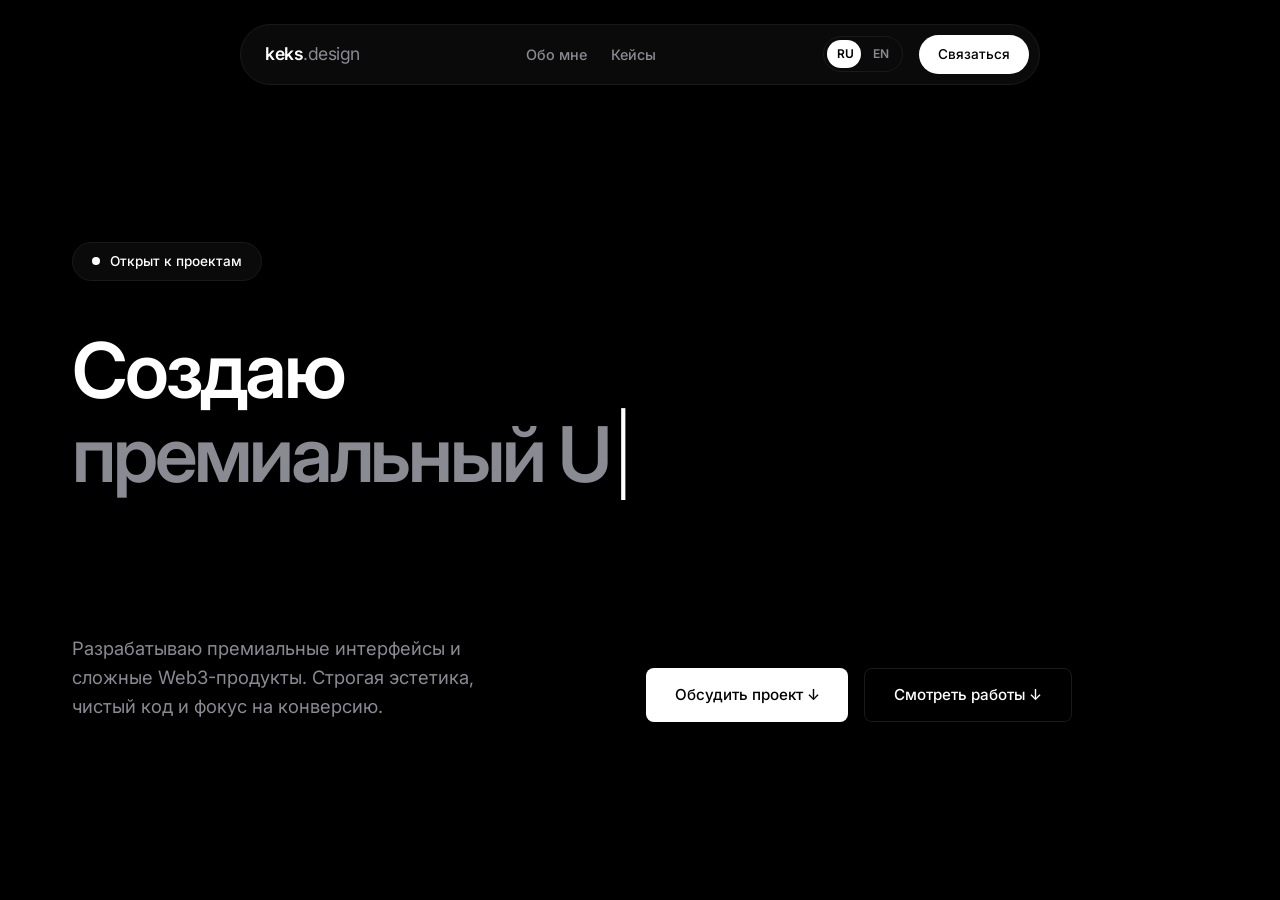
<file: index.html>
<!DOCTYPE html>
<html lang="ru">
<head>
    <meta charset="UTF-8">
    <meta name="viewport" content="width=device-width, initial-scale=1.0, maximum-scale=1.0, user-scalable=no">
    <title>keks.design</title>
    <meta name="description" content="Премиальное портфолио продуктового дизайнера Keks. Строгая эстетика, чистый код и фокус на конверсию.">
    <meta property="og:type" content="website">
    <meta property="og:url" content="https://keks.design/">
    <meta property="og:title" content="Дизайн интерфейсов и Web3-систем">
    <meta property="og:description" content="Разрабатываю премиальные интерфейсы и сложные Web3-продукты. Опыт более 4 лет.">
    <meta property="og:image" content="https://keks.design/favicon.png">
    <meta name="twitter:card" content="summary_large_image">
    <meta name="twitter:url" content="https://keks.design/">
    <meta name="twitter:title" content="Дизайн интерфейсов и Web3-систем">
    <meta name="twitter:description" content="Разрабатываю премиальные интерфейсы и сложные Web3-продукты. Опыт более 4 лет.">
    <meta name="twitter:image" content="https://keks.design/favicon.png">
    <link rel="icon" href="/favicon.png" type="image/png">
    <link rel="apple-touch-icon" href="/favicon.png">
    <link rel="stylesheet" href="/style.css">
    <link href="https://fonts.googleapis.com/css2?family=Inter:wght@400;500;600;700&display=swap" rel="stylesheet">
</head>
<body>
    <div id="app-wrapper" class="app-wrapper">

        <header class="header-wrapper reveal">
            <nav class="navbar-pill" id="navbar">
                <a href="/" class="logo" style="display: flex; align-items: center; gap: 8px; text-decoration: none;">
                    <span>keks<span class="text-muted">.design</span></span>
                </a>

                <div class="nav-links hidden-mobile" style="display: flex; align-items: center; gap: 1.5rem;">
                    <a href="#about" data-i18n="nav_about">Обо мне</a>
                    <a href="#portfolio" data-i18n="nav_cases">Кейсы</a>
                </div>

                <div class="nav-actions" style="display: flex; align-items: center; gap: 1rem;">
                    <div class="lang-toggle hidden-mobile" onclick="toggleLanguage()">
                        <div class="lang-toggle-slider"></div>
                        <span class="lang-label ru">RU</span>
                        <span class="lang-label en">EN</span>
                    </div>
                    <a href="#contact-section" class="btn-primary btn-small" data-i18n="nav_contact">Связаться</a>
                </div>
            </nav>
        </header>

        <main>
            <section id="hero" class="hero section">
                <div class="hero-container reveal">
                    <div class="hero-status-pill">
                        <div class="status-dot"></div>
                        <span data-i18n="hero_status">Открыт к проектам</span>
                    </div>

                    <h1 class="hero-massive-title">
                        <span data-i18n="hero_title">Создаю</span><br>
                        <span id="typewriter" class="text-muted"></span>
                    </h1>

                    <div class="hero-divider">
                        <p class="hero-desc" data-i18n="hero_desc">Разрабатываю премиальные интерфейсы и сложные Web3-продукты. Строгая эстетика, чистый код и фокус на конверсию.</p>
                        <div class="hero-buttons">
                            <a href="#contact-section" class="btn-primary" data-i18n="hero_btn_discuss">Обсудить проект ↓</a>
                            <a href="#portfolio" class="btn-secondary" data-i18n="hero_btn_cases">Смотреть работы ↓</a>
                        </div>
                    </div>
                </div>
            </section>

            <section id="about" class="section">
                <div class="bento-grid" id="cards-container">
                    <div class="bento-item span-2 solid-card reveal">
                        <div class="blueprint-bg"></div>
                        <div class="bento-badge-corner">[ 01 ]</div>
                        <div class="card-content" style="position: relative; z-index: 2;">
                            <div class="bento-micro-header" data-i18n="bento_01_badge">✦ Опыт & Подход</div>
                            <h2 class="bento-title-large" data-i18n="bento_01_title">Архитектура<br><span class="text-muted">смыслов.</span></h2>
                            <div class="bento-divider"></div>
                            <p class="bento-text" data-i18n="bento_01_text">Я не просто рисую картинки. Более 4 лет я создаю дизайн, который легко верстать и масштабировать. Глубокое понимание Frontend позволяет мне проектировать интерфейсы, которые в коде работают так же безупречно, как выглядят в Figma.</p>
                        </div>
                    </div>

                    <div class="bento-item solid-card reveal" style="transition-delay: 0.1s;">
                        <div class="bento-badge-corner">[ 02 ]</div>
                        <div class="card-content h-100 flex-col" style="position: relative; z-index: 2;">
                            <div class="bento-header-flex" style="margin-bottom: 2rem;">
                                <h3 class="bento-title" data-i18n="bento_02_title">Тех-Стек</h3>
                            </div>
                            <div class="tech-graphic-header">
                                <div class="tg-icon">
                                    <svg viewBox="0 0 24 24" fill="none" stroke="currentColor" stroke-width="1" stroke-linecap="round" stroke-linejoin="round">
                                        <path d="M20.24 3.76a5 5 0 0 0-7.08 0L4.5 12.41a2 2 0 0 0-.5.85L3 21l7.74-1a2 2 0 0 0 .85-.5l8.65-8.65a5 5 0 0 0 0-7.09z"></path>
                                        <line x1="11" y1="13" x2="21" y2="3"></line>
                                    </svg>
                                </div>
                                <div class="tg-lines">
                                    <div class="tg-line w-100"></div><div class="tg-line w-75"></div><div class="tg-line w-50"></div>
                                </div>
                            </div>
                            <div class="toc-list mt-auto">
                                <div class="toc-item"><span class="toc-num">01</span><span class="toc-name">Figma</span><span class="toc-line"></span><span class="toc-tag">UI/UX</span></div>
                                <div class="toc-item"><span class="toc-num">02</span><span class="toc-name">Vanilla JS</span><span class="toc-line"></span><span class="toc-tag">Logic</span></div>
                                <div class="toc-item"><span class="toc-num">03</span><span class="toc-name">Web3</span><span class="toc-line"></span><span class="toc-tag">Arch</span></div>
                                <div class="toc-item"><span class="toc-num">04</span><span class="toc-name">HTML/CSS</span><span class="toc-line"></span><span class="toc-tag">View</span></div>
                            </div>
                        </div>
                    </div>

                    <div class="bento-item span-3 solid-card reveal" style="transition-delay: 0.2s;">
                        <div class="bento-badge-corner">[ 03 ]</div>
                        <div class="card-content" style="position: relative; z-index: 2;">
                            <div class="bento-header-flex" style="margin-bottom: 2rem;">
                                <h3 class="bento-title" data-i18n="bento_03_title">Направления & Стоимость</h3>
                            </div>
                            <div class="matrix-wrapper">
                                <div class="service-matrix">
                                    <div class="sm-cell"><span class="sm-label" data-i18n="srv_1">WEB Дизайн</span><span class="sm-price">≥ $30</span></div>
                                    <div class="sm-cell"><span class="sm-label" data-i18n="srv_2">Форумная Графика</span><span class="sm-price">≥ $20</span></div>
                                    <div class="sm-cell"><span class="sm-label" data-i18n="srv_3">Логотипы</span><span class="sm-price">≥ $15</span></div>
                                    <div class="sm-cell"><span class="sm-label" data-i18n="srv_4">Баннеры / Превью</span><span class="sm-price">≥ $12</span></div>
                                    <div class="sm-cell"><span class="sm-label" data-i18n="srv_5">Инфографика</span><span class="sm-price">≥ $12</span></div>
                                    <div class="sm-cell"><span class="sm-label" data-i18n="srv_6">Типографика</span><span class="sm-price">≥ $10</span></div>
                                    <div class="sm-cell"><span class="sm-label" data-i18n="srv_7">Аватарки</span><span class="sm-price">≥ $10</span></div>
                                    <div class="sm-cell sm-cell-lzt" onclick="window.open('https://lolz.live/threads/9025706/', '_blank')">
                                        <span class="sm-label" data-i18n="srv_8">Отзывы</span>
                                        <div class="sm-price sm-lzt-flex">
                                            <svg width="22" height="22" viewBox="0 0 64 64" fill="none" class="lzt-icon"><path fill-rule="evenodd" clip-rule="evenodd" d="M17.5371 51.8461C22.9532 56.246 29.21 58.7535 35.8828 58.7535C45.8058 58.7535 54.8137 53.1919 61.4984 44.1334C58.6759 40.3098 55.4406 37.1071 51.8933 34.6858L46.1979 37.529C47.422 39.4334 48.135 41.7002 48.135 44.1334C48.135 50.8924 42.6506 56.3708 35.8828 56.3708C30.6242 56.3708 26.141 53.0612 24.403 48.4146L17.5371 51.8431V51.8461ZM31.667 44.79C31.8036 45.6783 32.2196 46.5043 32.8643 47.149C33.6635 47.9482 34.7508 48.3968 35.8828 48.3938C38.2387 48.3938 40.1491 46.4864 40.1491 44.1334C40.1491 42.9777 39.6886 41.929 38.9399 41.1595L31.6699 44.79H31.667Z" fill="currentColor"/><path d="M19.0882 44.038L60.6014 24.082L51.4776 5.10352L46.7656 21.8746L41.103 10.0918L36.3881 26.8628L30.7254 15.08L26.0105 31.8511L20.3479 20.0682L15.633 36.8393L9.97035 25.0565L2.36768 52.0774L12.7452 47.0891L19.0882 44.0409V44.038Z" fill="currentColor"/></svg>
                                            LZT ↗
                                        </div>
                                    </div>
                                </div>
                                <div class="matrix-foot"><span class="mf-text" data-i18n="srv_footer">// Итоговый бюджет рассчитывается индивидуально, исходя из сложности архитектуры и продуктовой логики.</span></div>
                            </div>
                        </div>
                    </div>
                </div>
            </section>

            <section id="portfolio" class="section">
                <div class="section-header reveal">
                    <h2 class="section-title" data-i18n="cases_title">Последние кейсы</h2>
                    <a href="https://t.me/casebykeks" target="_blank" class="link-arrow" data-i18n="cases_tg_link">Telegram-канал ↗</a>
                </div>
                <div id="tg-status-container" class="status-container reveal active">
                    <div class="loader-spinner"></div>
                    <p id="tg-status-text" data-i18n="cases_loading">Идёт загрузка кейсов из Telegram...</p>
                </div>
                <div id="tg-feed" class="portfolio-grid" style="display: none;"></div>
                <div id="load-more-container" style="display: none; justify-content: center; margin-top: 3rem;">
                    <button id="load-more-btn" class="btn-secondary" data-i18n="cases_load_more">Загрузить ещё</button>
                </div>
            </section>

            <section id="contact-section" class="section" style="padding-top: 1rem;">
                <div class="bento-item span-3 solid-card reveal">
                    <div class="bento-badge-corner">[ 04 ]</div>
                    <div class="card-content flex-col" style="position: relative; z-index: 2;">
                        <div class="bento-micro-header" data-i18n="form_badge">✦ Связь</div>
                        <h2 class="bento-title-large" data-i18n="form_title">Связаться<br><span class="text-muted">со мной.</span></h2>
                        <div class="bento-divider"></div>

                        <p class="bento-text" style="font-size: 0.95rem; margin-bottom: 2rem;" data-i18n="form_vpn_notice">Пользователям из РФ рекомендуется включить VPN для стабильной отправки формы, либо написать напрямую на <a href="mailto:send@keks.design" style="color: var(--text-main);">send@keks.design</a>.</p>

                        <form id="contact-form" class="keks-form" style="margin-top: 1rem;" novalidate>
                            <div class="matrix-wrapper">
                                <div class="service-matrix" style="grid-template-columns: 1fr;">

                                    <div class="form-matrix-row">
                                        <div class="fm-toggle-cell">
                                            <div class="contact-toggle" onclick="toggleContactMethod()" id="contact-method-toggle">
                                                <div class="contact-toggle-slider"></div>
                                                <span class="contact-label tg">Telegram</span>
                                                <span class="contact-label em">Email</span>
                                            </div>
                                            <input type="hidden" id="contact-method-val" value="telegram">
                                        </div>
                                        <div class="fm-input-cell">
                                            <input type="text" id="contact-handle" class="matrix-input" placeholder="@username">
                                        </div>
                                    </div>

                                    <div class="fm-input-cell">
                                        <textarea id="contact-message" class="matrix-input matrix-textarea" placeholder="Расскажите о вашем проекте..." data-i18n-ph="form_msg_ph"></textarea>
                                    </div>
                                </div>
                            </div>

                            <div id="contact-status" class="form-status" style="display: none;"></div>

                            <div class="form-footer-row">
                                <button type="submit" class="btn-primary" id="contact-submit-btn" data-i18n="form_submit">Отправить сообщение</button>

                                <a href="https://t.me/KeksDesign" target="_blank" class="raw-tg-link" title="Личные сообщения">
                                    <svg viewBox="0 0 32 32" width="22" height="22"><path fill="currentColor" d="M22.122 10.040c0.006-0 0.014-0 0.022-0 0.209 0 0.403 0.065 0.562 0.177l-0.003-0.002c0.116 0.101 0.194 0.243 0.213 0.403l0 0.003c0.020 0.122 0.031 0.262 0.031 0.405 0 0.065-0.002 0.129-0.007 0.193l0-0.009c-0.225 2.369-1.201 8.114-1.697 10.766-0.21 1.123-0.623 1.499-1.023 1.535-0.869 0.081-1.529-0.574-2.371-1.126-1.318-0.865-2.063-1.403-3.342-2.246-1.479-0.973-0.52-1.51 0.322-2.384 0.221-0.23 4.052-3.715 4.127-4.031 0.004-0.019 0.006-0.040 0.006-0.062 0-0.078-0.029-0.149-0.076-0.203l0 0c-0.052-0.034-0.117-0.053-0.185-0.053-0.045 0-0.088 0.009-0.128 0.024l0.002-0.001q-0.198 0.045-6.316 4.174c-0.445 0.351-1.007 0.573-1.619 0.599l-0.006 0c-0.867-0.105-1.654-0.298-2.401-0.573l0.074 0.024c-0.938-0.306-1.683-0.467-1.619-0.985q0.051-0.404 1.114-0.827 6.548-2.853 8.733-3.761c1.607-0.853 3.47-1.555 5.429-2.010l0.157-0.031zM15.93 1.025c-8.302 0.020-15.025 6.755-15.025 15.060 0 8.317 6.742 15.060 15.060 15.060s15.060-6.742 15.060-15.060c0-8.305-6.723-15.040-15.023-15.060h-0.002q-0.035-0-0.070 0z"></path></svg>
                                    <span data-i18n="form_tg_direct">Написать сразу в Telegram</span>
                                </a>

                                <a href="mailto:send@keks.design" class="raw-email-link" title="Почта">
                                    <svg width="22" height="22" viewBox="0 0 24 24" xmlns="http://www.w3.org/2000/svg" fill="none"><path fill="currentColor" fill-rule="evenodd" d="M5 20a3 3 0 0 1-3-3V7a3 3 0 0 1 3-3h14a3 3 0 0 1 3 3v10a3 3 0 0 1-3 3zM7.625 8.22a1 1 0 1 0-1.25 1.56l3.75 3.001a3 3 0 0 0 3.75 0l3.75-3a1 1 0 1 0-1.25-1.562l-3.75 3a1 1 0 0 1-1.25 0z" clip-rule="evenodd"/></svg>
                                    <span data-i18n="form_email_direct">Написать мне на почту</span>
                                </a>
                            </div>
                        </form>
                    </div>
                </div>
            </section>
        </main>

        <footer class="footer section reveal">
            <div class="footer-grid">
                <div class="footer-brand">
                    <h2 class="footer-massive-title" data-i18n="footer_title">Давайте<br><span class="text-muted">создавать.</span></h2>
                    <p class="footer-brand-desc" data-i18n="footer_desc">Проектирование премиальных интерфейсов, Web3-систем и сложной продуктовой логики.</p>
                    <a href="#contact-section" class="btn-primary w-max mt-auto" data-i18n="footer_btn">Обсудить проект</a>
                </div>
                <div class="footer-right">
                    <div class="footer-nav">
                        <div class="footer-col">
                            <h4 class="footer-col-title" data-i18n="footer_nav_title_1">Навигация</h4>
                            <a href="#about" class="footer-link" data-i18n="nav_about">Обо мне</a>
                            <a href="#portfolio" class="footer-link" data-i18n="nav_cases">Кейсы</a>
                        </div>
                        <div class="footer-col">
                            <h4 class="footer-col-title" data-i18n="footer_nav_title_2">Контакты</h4>
                            <a href="https://t.me/KeksDesign" target="_blank" class="footer-link" data-i18n="footer_dm">Личные сообщения ↗</a>
                            <a href="https://t.me/casebykeks" target="_blank" class="footer-link" data-i18n="cases_tg_link">Telegram-канал ↗</a>
                        </div>
                    </div>

                    <div class="footer-socials-wrapper">
                        <div class="footer-socials">
                            <a href="https://t.me/KeksDesign" target="_blank" class="social-icon" title="Личные сообщения"><svg viewBox="0 0 32 32"><path fill="currentColor" d="M22.122 10.040c0.006-0 0.014-0 0.022-0 0.209 0 0.403 0.065 0.562 0.177l-0.003-0.002c0.116 0.101 0.194 0.243 0.213 0.403l0 0.003c0.020 0.122 0.031 0.262 0.031 0.405 0 0.065-0.002 0.129-0.007 0.193l0-0.009c-0.225 2.369-1.201 8.114-1.697 10.766-0.21 1.123-0.623 1.499-1.023 1.535-0.869 0.081-1.529-0.574-2.371-1.126-1.318-0.865-2.063-1.403-3.342-2.246-1.479-0.973-0.52-1.51 0.322-2.384 0.221-0.23 4.052-3.715 4.127-4.031 0.004-0.019 0.006-0.040 0.006-0.062 0-0.078-0.029-0.149-0.076-0.203l0 0c-0.052-0.034-0.117-0.053-0.185-0.053-0.045 0-0.088 0.009-0.128 0.024l0.002-0.001q-0.198 0.045-6.316 4.174c-0.445 0.351-1.007 0.573-1.619 0.599l-0.006 0c-0.867-0.105-1.654-0.298-2.401-0.573l0.074 0.024c-0.938-0.306-1.683-0.467-1.619-0.985q0.051-0.404 1.114-0.827 6.548-2.853 8.733-3.761c1.607-0.853 3.47-1.555 5.429-2.010l0.157-0.031zM15.93 1.025c-8.302 0.020-15.025 6.755-15.025 15.060 0 8.317 6.742 15.060 15.060 15.060s15.060-6.742 15.060-15.060c0-8.305-6.723-15.040-15.023-15.060h-0.002q-0.035-0-0.070 0z"></path></svg></a>
                            <a href="https://t.me/casebykeks" target="_blank" class="social-icon" title="Telegram-канал"><svg viewBox="0 0 28 28"><path d="m4 16 11 .001a2 2 0 0 1 1.995 1.85l.005.15V20.5c-.001 4.2-4.287 5.5-7.5 5.5-3.149 0-7.329-1.249-7.495-5.251L2 20.5V18c0-1.054.816-1.918 1.85-1.995zm13.22.001L24 16c1.054 0 1.918.816 1.995 1.85L26 18v2c-.001 3.759-3.43 5-6 5-1.058 0-2.259-.215-3.309-.725.752-.894 1.24-2.032 1.302-3.464L18 20.5v-2.499c0-.702-.249-1.34-.654-1.85zL24 16zM9.5 3a5.5 5.5 0 1 1-.001 11.001A5.5 5.5 0 0 1 9.5 3m11 2a4.5 4.5 0 1 1 0 9 4.5 4.5 0 0 1 0-9" fill="currentColor"/></svg></a>
                            <a href="https://lolz.live/threads/9025706/" target="_blank" class="social-icon" title="Отзывы LZT"><svg viewBox="0 0 64 64" fill="none"><g clip-path="url(#clip0)"><path fill-rule="evenodd" clip-rule="evenodd" d="M17.5371 51.8461C22.9532 56.246 29.21 58.7535 35.8828 58.7535C45.8058 58.7535 54.8137 53.1919 61.4984 44.1334C58.6759 40.3098 55.4406 37.1071 51.8933 34.6858L46.1979 37.529C47.422 39.4334 48.135 41.7002 48.135 44.1334C48.135 50.8924 42.6506 56.3708 35.8828 56.3708C30.6242 56.3708 26.141 53.0612 24.403 48.4146L17.5371 51.8431V51.8461ZM31.667 44.79C31.8036 45.6783 32.2196 46.5043 32.8643 47.149C33.6635 47.9482 34.7508 48.3968 35.8828 48.3938C38.2387 48.3938 40.1491 46.4864 40.1491 44.1334C40.1491 42.9777 39.6886 41.929 38.9399 41.1595L31.6699 44.79H31.667Z" fill="currentColor"/><path d="M19.0882 44.038L60.6014 24.082L51.4776 5.10352L46.7656 21.8746L41.103 10.0918L36.3881 26.8628L30.7254 15.08L26.0105 31.8511L20.3479 20.0682L15.633 36.8393L9.97035 25.0565L2.36768 52.0774L12.7452 47.0891L19.0882 44.0409V44.038Z" fill="currentColor"/></g><defs><clipPath id="clip0"><rect width="59.1279" height="53.6495" fill="white" transform="translate(2.36719 5.10376)"/></clipPath></defs></svg></a>
                            <a href="mailto:send@keks.design" class="social-icon" title="Email">
                                <svg width="34" height="34" viewBox="0 0 24 24" xmlns="http://www.w3.org/2000/svg" fill="none"><path fill="currentColor" fill-rule="evenodd" d="M5 20a3 3 0 0 1-3-3V7a3 3 0 0 1 3-3h14a3 3 0 0 1 3 3v10a3 3 0 0 1-3 3zM7.625 8.22a1 1 0 1 0-1.25 1.56l3.75 3.001a3 3 0 0 0 3.75 0l3.75-3a1 1 0 1 0-1.25-1.562l-3.75 3a1 1 0 0 1-1.25 0z" clip-rule="evenodd"/></svg>
                            </a>
                        </div>
                        <a href="mailto:send@keks.design" class="footer-email-text">send@keks.design</a>
                    </div>
                </div>
            </div>
        </footer>

        <div id="case-modal" class="modal-overlay hidden">
            <div class="modal-content solid-card premium-split-modal">
                <button id="modal-close" class="modal-close">✕</button>
                <div class="modal-left-pane">
                    <div id="modal-slider-container" class="modal-slider">
                        <div class="canvas-controls" id="canvas-controls" style="display: none;">
                            <input type="range" id="zoom-slider" min="0.5" max="4" step="0.05" value="1" title="Масштаб">
                            <button id="reset-btn" class="btn-icon" title="Сбросить вид"><svg width="18" height="18" viewBox="0 0 24 24" fill="none" stroke="currentColor" stroke-width="2" stroke-linecap="round" stroke-linejoin="round"><path d="M3 12a9 9 0 1 0 9-9 9.75 9.75 0 0 0-6.74 2.74L3 8"></path><path d="M3 3v5h5"></path></svg></button>
                            <button id="fullscreen-btn" class="btn-icon" title="На весь экран"><svg width="18" height="18" viewBox="0 0 24 24" fill="none" stroke="currentColor" stroke-width="2" stroke-linecap="round" stroke-linejoin="round"><path d="M8 3H5a2 2 0 0 0-2 2v3m18 0V5a2 2 0 0 0-2-2h-3m0 18h3a2 2 0 0 0 2-2v-3M3 16v3a2 2 0 0 0 2 2h3"></path></svg></button>
                        </div>
                        <div class="slider-track" id="modal-slider-track"></div>
                        <button class="slider-btn prev hidden" id="slider-prev">❮</button>
                        <button class="slider-btn next hidden" id="slider-next">❯</button>
                        <div class="slider-dots" id="slider-dots"></div>
                    </div>
                </div>
                <div class="modal-right-pane">
                    <div class="modal-scrollable">
                        <div class="modal-body" id="modal-body-container">
                            <div class="modal-date-badge" id="modal-date"></div>
                            <div class="case-text" id="modal-text"></div>
                            <div id="modal-tags" class="case-tags" style="display: none;"></div>
                        </div>
                    </div>
                    <div class="modal-actions">
                        <a href="https://t.me/KeksDesign" target="_blank" class="btn-primary" data-i18n="modal_dm_btn">Написать мне</a>
                    </div>
                </div>
            </div>
        </div>

        <div id="lightbox-overlay" class="lightbox-overlay">
            <div id="lightbox-track" class="lightbox-track"></div>
            <div class="lightbox-dock">
                <input type="range" id="lb-zoom-slider" min="0.5" max="5" step="0.05" value="1" title="Масштаб">
                <div class="dock-divider"></div>
                <button id="lb-reset-btn" class="dock-btn" title="Сбросить вид"><svg width="20" height="20" viewBox="0 0 24 24" fill="none" stroke="currentColor" stroke-width="2" stroke-linecap="round" stroke-linejoin="round"><path d="M3 12a9 9 0 1 0 9-9 9.75 9.75 0 0 0-6.74 2.74L3 8"></path><path d="M3 3v5h5"></path></svg></button>
                <div class="dock-divider"></div>
                <button id="lightbox-close" class="dock-btn" title="Закрыть">✕</button>
            </div>
        </div>

    </div>

    <nav class="mobile-dock-nav">
        <div class="mobile-dock-inner">
            <a href="#about" class="md-item" data-i18n="nav_about">Обо мне</a>
            <a href="#portfolio" class="md-item" data-i18n="nav_cases">Кейсы</a>

            <div class="lang-toggle" onclick="toggleLanguage()">
                <div class="lang-toggle-slider"></div>
                <span class="lang-label ru">RU</span>
                <span class="lang-label en">EN</span>
            </div>
        </div>
    </nav>

    <script src="/script.js"></script>
</body>
</html>
</file>
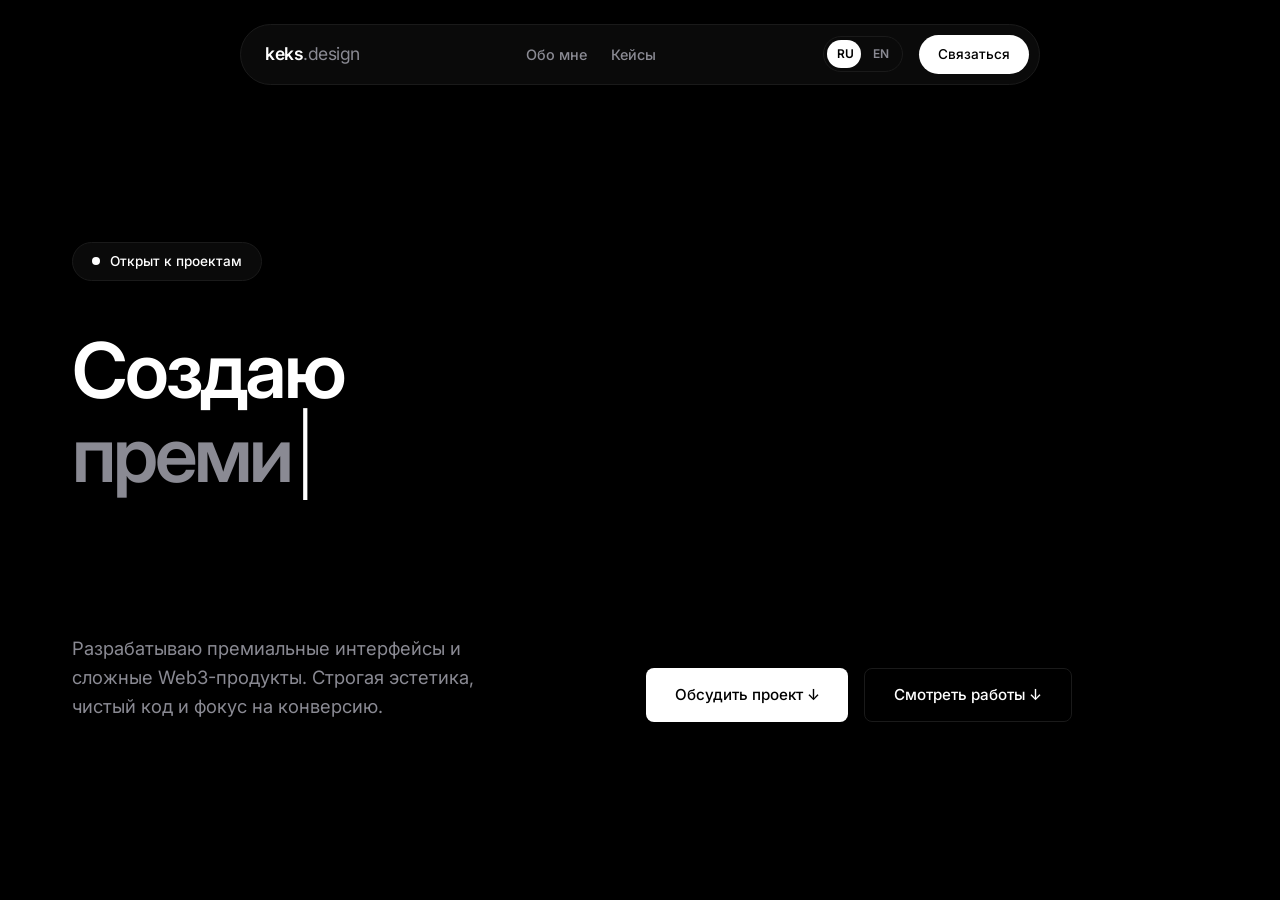
<file: mail.html>
<!DOCTYPE html>
<html lang="ru">
<head>
    <meta charset="UTF-8">
    <meta name="viewport" content="width=device-width, initial-scale=1.0">
    <title>Открытие почты</title>
    <style>
        /* Строгий и чистый стиль, подходящий под современный веб */
        body {
            background-color: #0A0A0A; /* Глубокий солидный темный цвет */
            color: #FFFFFF;
            font-family: -apple-system, BlinkMacSystemFont, "Inter", "Segoe UI", Roboto, Helvetica, Arial, sans-serif;
            display: flex;
            justify-content: center;
            align-items: center;
            height: 100vh;
            margin: 0;
            overflow: hidden;
        }
        .container {
            text-align: center;
            display: flex;
            flex-direction: column;
            align-items: center;
            gap: 16px;
        }
        .text {
            font-size: 14px;
            font-weight: 500;
            letter-spacing: 0.5px;
            color: #888888;
        }
        /* Минималистичный SVG-лоадер */
        .spinner {
            width: 24px;
            height: 24px;
            border: 2px solid #333333;
            border-top: 2px solid #FFFFFF;
            border-radius: 50%;
            animation: spin 1s linear infinite;
        }
        @keyframes spin {
            0% { transform: rotate(0deg); }
            100% { transform: rotate(360deg); }
        }

        /* Ссылка на случай, если почта не открылась автоматически */
        .fallback {
            margin-top: 20px;
            font-size: 12px;
            color: #555555;
        }
        .fallback a {
            color: #888888;
            text-decoration: underline;
        }
        .fallback a:hover {
            color: #FFFFFF;
        }
    </style>
</head>
<body>

    <div class="container">
        <div class="spinner"></div>
        <div class="text">Открываем почтовый клиент...</div>
        <div class="fallback" id="fallback-msg" style="display: none;">
            Не открылось автоматически? <a id="manual-link" href="#">Нажмите здесь</a>
        </div>
    </div>

    <script>
        // Читаем email из адресной строки (из параметра ?to=...)
        const urlParams = new URLSearchParams(window.location.search);
        const userEmail = urlParams.get('to');

        setTimeout(() => {
            if (userEmail) {
                // Формируем ссылку mailto
                const mailtoLink = `mailto:${encodeURIComponent(userEmail)}`;

                // Пробуем открыть почтовый клиент
                window.location.href = mailtoLink;

                // Показываем запасную ссылку через пару секунд,
                // так как страница не закроется сама при вызове mailto
                setTimeout(() => {
                    const fallbackMsg = document.getElementById('fallback-msg');
                    const manualLink = document.getElementById('manual-link');
                    manualLink.href = mailtoLink;
                    fallbackMsg.style.display = 'block';
                    document.querySelector('.spinner').style.display = 'none';
                    document.querySelector('.text').innerText = 'Почтовый клиент должен был открыться.';
                }, 2000);

            } else {
                // Если зашли без почты — кидаем на главную
                window.location.href = '/';
            }
        }, 600);
    </script>

</body>
</html>
</file>
<file: style.css>
:root {
    --bg-base: #000000;
    --card-bg: #0A0A0A;
    --border-color: #1A1A1A;
    --border-hover: #333333;

    --text-main: #FFFFFF;
    --text-muted: #8A8A93;
    --text-dark: #000000;

    --border-radius: 16px;
    --transition: all 0.3s cubic-bezier(0.16, 1, 0.3, 1);
}

* {
    margin: 0; padding: 0; box-sizing: border-box;
    font-family: 'Inter', -apple-system, sans-serif;
    -webkit-font-smoothing: antialiased;
}

html, body {
    height: 100%;
    height: 100dvh;
    overflow: hidden;
    background-color: var(--bg-base);
    color: var(--text-main);
    line-height: 1.5;
}

.app-wrapper {
    width: 100%;
    height: 100%;
    overflow-y: auto;
    overflow-x: hidden;
    -webkit-overflow-scrolling: touch;
    scroll-behavior: smooth;
    scroll-padding-top: 6rem;
}

.app-wrapper.no-scroll { overflow: hidden; }
a, button, .slider-dots .dot, .sm-cell-lzt { touch-action: manipulation; }

img {
    -webkit-user-drag: none; -khtml-user-drag: none; -moz-user-drag: none; -o-user-drag: none; user-drag: none;
    user-select: none; -webkit-user-select: none; -moz-user-select: none; -ms-user-select: none; touch-action: manipulation;
}

.header-wrapper { position: fixed; top: 1.5rem; left: 0; width: 100%; display: flex; justify-content: center; z-index: 100; padding: 0 1rem; pointer-events: none; will-change: transform; }
.navbar-pill { pointer-events: auto; display: flex; justify-content: space-between; align-items: center; background: var(--card-bg); border: 1px solid var(--border-color); padding: 0.6rem 0.6rem 0.6rem 1.5rem; border-radius: 100px; width: 100%; max-width: 800px; transition: var(--transition); }
.navbar-pill.scrolled { border-color: var(--border-hover); transform: scale(0.98); }
.logo { font-size: 1.1rem; font-weight: 600; letter-spacing: -0.5px; color: var(--text-main); }
.logo .text-muted { font-weight: 400; }
.nav-links { display: flex; gap: 2rem; }
.nav-links a { color: var(--text-muted); text-decoration: none; font-size: 0.9rem; font-weight: 500; transition: var(--transition); }

.btn-primary, .btn-secondary { display: inline-flex; align-items: center; justify-content: center; padding: 0.9rem 1.8rem; border-radius: 8px; font-size: 0.95rem; font-weight: 500; text-decoration: none; transition: var(--transition); cursor: pointer; border: none; user-select: none; -webkit-tap-highlight-color: transparent; }
.navbar-pill .btn-small { padding: 0.6rem 1.2rem; font-size: 0.85rem; border-radius: 100px; }
.btn-primary { background: var(--text-main); color: var(--text-dark); }
.btn-secondary { background: transparent; color: var(--text-main); border: 1px solid var(--border-color); }

#load-more-btn { padding: 1rem 4rem; border-radius: 100px; background: transparent; border: 1px solid var(--border-hover); color: var(--text-muted); font-size: 0.95rem; letter-spacing: 0.5px; transition: var(--transition); }

.btn-primary:active, .btn-secondary:active, .btn-small:active, .link-arrow:active, .social-icon:active, .modal-close:active, #load-more-btn:active, .dock-btn:active, #contact-submit-btn:active { transform: scale(0.95); }
.slider-btn:active { transform: translateY(-50%) scale(0.95); }

.text-muted { color: var(--text-muted); }
.text-white { color: var(--text-main); }

.section { padding: 8rem 2rem 4rem; max-width: 1200px; margin: 0 auto; }
.hero { min-height: 100vh; min-height: 100dvh; display: flex; align-items: center; padding-top: 8rem; }
.hero-container { width: 100%; max-width: 1000px; display: flex; flex-direction: column; }
.hero-status-pill { display: inline-flex; align-items: center; gap: 10px; padding: 0.5rem 1.2rem; background: var(--card-bg); border: 1px solid var(--border-color); border-radius: 100px; margin-bottom: 3rem; width: max-content; font-size: 0.85rem; font-weight: 500; color: var(--text-main); }
.status-dot { width: 8px; height: 8px; background-color: var(--text-main); border-radius: 50%; }

.hero-massive-title { font-size: clamp(2.5rem, 6vw, 7.2rem); font-weight: 600; letter-spacing: -0.04em; line-height: 1.1; margin-bottom: 6rem; white-space: nowrap; }
#typewriter { position: relative; display: inline; }
#typewriter::after { content: '|'; font-weight: 300; color: var(--text-main); animation: blink 1s step-end infinite; margin-left: 4px; }
@keyframes blink { 0%, 100% { opacity: 1; } 50% { opacity: 0; } }

.hero-divider { display: flex; flex-wrap: wrap; justify-content: space-between; align-items: flex-end; padding-top: 2.5rem; gap: 2rem; }
.hero-desc { font-size: 1.15rem; color: var(--text-muted); line-height: 1.6; max-width: 450px; }
.hero-buttons { display: flex; flex-wrap: wrap; gap: 1rem; flex-shrink: 0; }

.bento-grid { display: grid; grid-template-columns: repeat(3, 1fr); gap: 1rem; }
.bento-item.span-2 { grid-column: span 2; }
.bento-item.span-3 { grid-column: span 3; }
.solid-card { background: var(--card-bg); border-radius: var(--border-radius); border: 1px solid var(--border-color); position: relative; overflow: hidden; display: flex; flex-direction: column; transition: all 0.4s ease; }
.card-content { padding: 3rem; flex-grow: 1; display: flex; flex-direction: column; }

.blueprint-bg { position: absolute; top: 0; right: 0; bottom: 0; left: 0; background-image: linear-gradient(var(--border-color) 1px, transparent 1px), linear-gradient(90deg, var(--border-color) 1px, transparent 1px); background-size: 32px 32px; mask-image: radial-gradient(circle at 100% 0%, black 10%, transparent 60%); -webkit-mask-image: radial-gradient(circle at 100% 0%, black 10%, transparent 60%); pointer-events: none; z-index: 0; opacity: 0.7; }
.bento-badge-corner { position: absolute; right: 2rem; top: 2rem; font-family: monospace; font-size: 0.9rem; color: var(--text-muted); letter-spacing: 1px; z-index: 10; pointer-events: none; }
.bento-micro-header { font-family: monospace; font-size: 0.8rem; color: var(--text-muted); text-transform: uppercase; letter-spacing: 1px; margin-bottom: 2rem; }
.bento-header-flex { display: flex; justify-content: space-between; align-items: flex-start; margin-bottom: 3rem; }
.bento-title-large { font-size: 3rem; font-weight: 600; letter-spacing: -1.5px; line-height: 1.1; margin-bottom: 2rem; word-break: break-word; }
.bento-divider { width: 50px; height: 2px; background: var(--border-hover); margin-bottom: 2rem; }
.bento-text { color: #A0A0A5; font-size: 1.15rem; line-height: 1.7; font-weight: 400; max-width: 90%; }
.bento-title { font-size: 1.5rem; font-weight: 500; letter-spacing: -0.5px; margin: 0; }

.tech-graphic-header { display: flex; align-items: center; gap: 1.5rem; margin-bottom: auto; padding: 1.5rem 0; border-top: 1px dashed var(--border-hover); border-bottom: 1px dashed var(--border-hover); opacity: 0.5; transition: opacity 0.4s ease; }
.tg-icon svg { width: 38px; height: 38px; color: var(--text-main); transition: transform 0.5s cubic-bezier(0.16, 1, 0.3, 1); }
.tg-lines { display: flex; flex-direction: column; gap: 6px; flex-grow: 1; }
.tg-line { height: 1px; background: var(--border-hover); }
.tg-line.w-100 { width: 100%; } .tg-line.w-75 { width: 70%; } .tg-line.w-50 { width: 40%; }

.toc-list { display: flex; flex-direction: column; gap: 1.2rem; padding-top: 2rem; width: 100%; }
.toc-item { display: flex; align-items: baseline; width: 100%; cursor: default; transition: transform 0.3s cubic-bezier(0.16, 1, 0.3, 1); }
.toc-num { font-family: monospace; font-size: 0.8rem; color: #555; margin-right: 1.2rem; transition: color 0.3s; }
.toc-name { font-size: 1.1rem; font-weight: 500; color: var(--text-muted); white-space: nowrap; transition: color 0.3s; }
.toc-line { flex-grow: 1; border-bottom: 1px dotted #333; margin: 0 12px; transition: border-color 0.3s; }
.toc-tag { font-family: monospace; font-size: 0.85rem; color: var(--text-muted); white-space: nowrap; text-align: right; transition: color 0.3s; }

.matrix-wrapper { display: flex; flex-direction: column; border: 1px solid var(--border-color); border-radius: 12px; overflow: hidden; background: var(--card-bg); }
.service-matrix { display: grid; grid-template-columns: repeat(4, 1fr); gap: 1px; background: var(--border-color); }
.sm-cell, .sm-cell-lzt { background: #0D0D0D; padding: 1.5rem 1.2rem; display: flex; flex-direction: column; justify-content: space-between; min-height: 110px; transition: background 0.1s ease, color 0.1s ease; cursor: default; }
.sm-label { font-size: 0.95rem; color: var(--text-muted); font-weight: 500; transition: color 0.1s; word-break: break-word; }
.sm-price { font-family: monospace; font-size: 1.15rem; font-weight: 600; color: var(--text-main); transition: color 0.1s; }
.lzt-icon { color: var(--text-main); transition: color 0.1s; }
.sm-cell-lzt { cursor: pointer; -webkit-tap-highlight-color: transparent; }
.sm-lzt-flex { display: flex; align-items: center; gap: 8px; font-family: 'Inter', -apple-system, sans-serif; font-size: 1rem; }
.matrix-foot { padding: 1rem 1.2rem; background: var(--card-bg); border-top: 1px solid var(--border-color); font-family: monospace; font-size: 0.8rem; color: #666; }

.flex-col { display: flex; flex-direction: column; } .h-100 { height: 100%; } .mt-auto { margin-top: auto; } .w-max { width: max-content; }

.section-header { display: flex; justify-content: space-between; align-items: flex-end; margin-bottom: 2rem; }
.section-title { font-size: 2rem; font-weight: 500; letter-spacing: -1px; }
.link-arrow { color: var(--text-muted); text-decoration: none; font-size: 0.9rem; transition: var(--transition); }

.portfolio-grid { display: grid; grid-template-columns: repeat(auto-fill, minmax(min(100%, 280px), 1fr)); gap: 1rem; align-items: stretch; }
.case-card { cursor: pointer; text-decoration: none; transition: border-color 0.3s ease; display: flex; flex-direction: column; height: 100%; -webkit-tap-highlight-color: transparent; }
.case-card:active { transform: scale(0.98); border-color: #555; }
.case-card .card-content { padding: 1.8rem; }
.case-img-container { width: 100%; height: 240px; background: #050505; border-bottom: 1px solid var(--border-color); position: relative; overflow: hidden; flex-shrink: 0; }
.skeleton-loader { position: absolute; top: 0; left: 0; width: 100%; height: 100%; background: linear-gradient(90deg, #050505 25%, #0f0f0f 50%, #050505 75%); background-size: 200% 100%; animation: loading 1.5s infinite; }
@keyframes loading { 0% { background-position: 200% 0; } 100% { background-position: -200% 0; } }
.case-img { width: 100%; height: 100%; object-fit: cover; opacity: 0; transition: opacity 0.6s ease-in-out; position: relative; z-index: 2; }
.case-img.loaded { opacity: 1; }
.case-text { color: var(--text-main); font-size: 1rem; font-weight: 500; line-height: 1.5; white-space: pre-line; display: -webkit-box; -webkit-line-clamp: 4; -webkit-box-orient: vertical; overflow: hidden; text-overflow: ellipsis; word-break: break-word; }
.case-card.no-image .case-text { -webkit-line-clamp: 10; }
.case-date { color: var(--text-muted); font-size: 0.85rem; margin-top: auto; padding-top: 1.5rem; }
.case-tags { display: flex; gap: 0.5rem; margin-top: 1.2rem; }
.case-card .case-tags { flex-wrap: nowrap; overflow: hidden; padding-bottom: 3px; -webkit-mask-image: linear-gradient(90deg, #000 85%, transparent 100%); mask-image: linear-gradient(90deg, #000 85%, transparent 100%); }
.case-card .case-tag { flex-shrink: 0; }
.case-tag { background: transparent; color: var(--text-muted); border: 1px solid var(--border-hover); padding: 0.35rem 0.8rem; border-radius: 100px; font-size: 0.75rem; font-weight: 500; transition: var(--transition); }

.footer { border-top: 1px solid var(--border-color); border-left: 1px solid var(--border-color); border-right: 1px solid var(--border-color); border-bottom: none; border-radius: 32px 32px 0 0; background-color: transparent; padding: 5rem 4rem; margin: 0 auto; width: calc(100% - 2rem); max-width: 1200px; }
.footer-grid { display: grid; grid-template-columns: 1fr 1fr; gap: 4rem; margin-bottom: 0; }
.footer-brand { display: flex; flex-direction: column; gap: 1.5rem; }
.footer-massive-title { font-size: clamp(2.5rem, 5vw, 4.5rem); font-weight: 600; letter-spacing: -2px; line-height: 1.05; word-break: break-word; }
.footer-brand-desc { color: var(--text-muted); font-size: 1.1rem; max-width: 400px; line-height: 1.6; }
.footer-right { display: flex; flex-direction: column; align-items: flex-end; justify-content: space-between; }
.footer-nav { display: flex; gap: 4rem; margin-bottom: 3rem; }
.footer-col { display: flex; flex-direction: column; gap: 1rem; }
.footer-col-title { color: var(--text-muted); font-size: 0.85rem; text-transform: uppercase; letter-spacing: 1px; margin-bottom: 0.5rem; }
.footer-link { color: var(--text-main); text-decoration: none; font-size: 1.1rem; font-weight: 500; transition: var(--transition); }
.footer-socials { display: flex; gap: 1.5rem; align-items: center; }
.social-icon { color: var(--text-main); display: flex; align-items: center; justify-content: center; transition: color 0.3s ease; -webkit-tap-highlight-color: transparent; }
.social-icon svg { width: 34px; height: 34px; transition: color 0.3s ease; }
.footer-socials-wrapper {
    display: flex;
    flex-direction: column;
    align-items: flex-end;
    gap: 1rem;
}

.footer-email-text {
    color: var(--text-muted);
    text-decoration: none;
    font-size: 1.1rem;
    font-weight: 500;
    transition: var(--transition);
}
.modal-overlay { position: fixed; top: 0; left: 0; width: 100%; height: 100%; height: 100dvh; background: rgba(0, 0, 0, 0.95); z-index: 1000; display: flex; justify-content: center; align-items: center; opacity: 0; pointer-events: none; transition: opacity 0.4s ease; padding: 2rem; }
.modal-overlay.active { opacity: 1; pointer-events: auto; }
.premium-split-modal { width: 100%; max-width: 1200px; height: 85vh; height: 85dvh; display: flex; flex-direction: row; background: var(--bg-base); border: 1px solid var(--border-hover); border-radius: 20px; position: relative; transform: translateY(30px) scale(0.98); transition: transform 0.4s cubic-bezier(0.16, 1, 0.3, 1); overflow: hidden; }
.modal-overlay.active .premium-split-modal { transform: translateY(0) scale(1); }
.premium-split-modal.no-media .modal-left-pane { display: none; }
.premium-split-modal.no-media .modal-right-pane { width: 100%; }
.modal-close { position: absolute; top: 1.5rem; right: 1.5rem; z-index: 30; background: #111; color: var(--text-muted); border: 1px solid var(--border-hover); width: 44px; height: 44px; border-radius: 8px; font-size: 1.2rem; cursor: pointer; display: flex; align-items: center; justify-content: center; transition: var(--transition); -webkit-tap-highlight-color: transparent; }
.modal-left-pane { width: 55%; height: 100%; position: relative; border-right: 1px solid var(--border-color); background-color: #050505; background-image: linear-gradient(rgba(255,255,255,0.03) 1px, transparent 1px), linear-gradient(90deg, rgba(255,255,255,0.03) 1px, transparent 1px); background-size: 40px 40px; }
.modal-slider { width: 100%; height: 100%; position: relative; overflow: hidden; display: flex; align-items: center; justify-content: center; }
.slider-track, .lightbox-track { display: flex; width: 100%; height: 100%; transition: transform 0.4s cubic-bezier(0.25, 1, 0.5, 1); touch-action: none; }
.slider-track img { width: 100%; height: 100%; object-fit: contain; flex-shrink: 0; padding: 2rem; cursor: grab; transform-origin: center center; will-change: transform; }
.slider-track img:active { cursor: grabbing; }
.slider-btn { position: absolute; top: 50%; transform: translateY(-50%); z-index: 5; background: #111; color: var(--text-main); border: 1px solid var(--border-hover); width: 44px; height: 44px; border-radius: 8px; cursor: pointer; font-size: 1rem; display: flex; align-items: center; justify-content: center; transition: var(--transition); -webkit-tap-highlight-color: transparent; }
.slider-btn.prev { left: 1.5rem; }
.slider-btn.next { right: 1.5rem; }
.slider-btn.hidden { display: none; }
.slider-dots { position: absolute; bottom: 1.5rem; left: 0; width: 100%; display: flex; justify-content: center; gap: 8px; z-index: 5; }
.slider-dots .dot { width: 8px; height: 8px; border-radius: 50%; background: rgba(255,255,255,0.2); cursor: pointer; transition: 0.3s; }
.slider-dots .dot.active { background: white; transform: scale(1.3); }
.modal-right-pane { width: 45%; height: 100%; display: flex; flex-direction: column; background: var(--card-bg); }
.modal-scrollable { overflow-y: auto; flex: 1 1 auto; padding: 4rem 3rem 2rem 3rem; }
.modal-scrollable::-webkit-scrollbar { width: 4px; }
.modal-scrollable::-webkit-scrollbar-thumb { background: #333; border-radius: 10px; }
.modal-date-badge { display: inline-block; font-family: monospace; font-size: 0.85rem; color: var(--text-main); margin-bottom: 2.5rem; padding: 0.4rem 1rem; border: 1px solid var(--border-hover); border-radius: 100px; }
.modal-body .case-text { display: block; -webkit-line-clamp: unset; overflow: visible; font-size: 1.1rem; color: #E0E0E0; line-height: 1.8; font-weight: 400; white-space: pre-line; word-break: break-word; }
#modal-tags.case-tags { flex-wrap: wrap; -webkit-mask-image: none; mask-image: none; overflow: visible; margin-top: 3rem; gap: 0.6rem; }
#modal-tags .case-tag { font-size: 0.8rem; padding: 0.4rem 0.9rem; background: var(--bg-base); }
.modal-actions { display: flex; gap: 1rem; padding: 2rem 3rem; background: var(--card-bg); border-top: 1px dashed var(--border-hover); flex: 0 0 auto; }
.modal-actions a { flex: 1; text-align: center; }
.reveal { opacity: 0; transform: translateY(15px); transition: opacity 0.6s cubic-bezier(0.2, 0.8, 0.2, 1), transform 0.6s cubic-bezier(0.2, 0.8, 0.2, 1); }
.reveal.active { opacity: 1; transform: translateY(0); }
.status-container { display: flex; flex-direction: column; align-items: center; justify-content: center; padding: 4rem 2rem; color: var(--text-muted); text-align: center; }
.loader-spinner { width: 40px; height: 40px; border: 3px solid var(--border-color); border-top-color: var(--text-main); border-radius: 50%; animation: spin 1s linear infinite; margin-bottom: 1.5rem; }

.lightbox-overlay { position: fixed; top: 0; left: 0; width: 100%; height: 100%; height: 100dvh; background: rgba(0, 0, 0, 0.98); z-index: 2000; display: flex; justify-content: center; align-items: center; opacity: 0; pointer-events: none; transition: opacity 0.3s ease; }
.lightbox-overlay.active { opacity: 1; pointer-events: auto; }
.lightbox-track { width: 100%; height: 100%; display: flex; justify-content: center; align-items: center; touch-action: none; }
.lightbox-img { max-width: 95%; max-height: 95%; object-fit: contain; will-change: transform; }
.lightbox-dock { position: absolute; bottom: calc(2rem + env(safe-area-inset-bottom)); left: 50%; transform: translateX(-50%); display: flex; align-items: center; gap: 12px; background: var(--card-bg); border: 1px solid var(--border-hover); padding: 10px 20px; border-radius: 100px; z-index: 2020; box-shadow: 0 10px 30px rgba(0, 0, 0, 0.5); }
.dock-divider { width: 1px; height: 20px; background: var(--border-hover); }
.dock-btn { background: transparent; border: none; color: var(--text-muted); cursor: pointer; display: flex; align-items: center; justify-content: center; width: 34px; height: 34px; border-radius: 50%; transition: var(--transition); font-size: 1.2rem; }
.dock-btn svg { width: 20px; height: 20px; }
.dock-btn:hover { color: var(--text-main); background: var(--border-color); }
.canvas-controls { position: absolute; top: 1.5rem; left: 1.5rem; z-index: 20; display: flex; align-items: center; gap: 0.8rem; background: var(--card-bg); padding: 0.5rem 1rem; border-radius: 100px; border: 1px solid var(--border-hover); }
#zoom-slider, #lb-zoom-slider { -webkit-appearance: none; appearance: none; width: 100px; height: 24px; background: transparent; outline: none; position: relative; cursor: pointer; }
#zoom-slider::-webkit-slider-runnable-track, #lb-zoom-slider::-webkit-slider-runnable-track { width: 100%; height: 4px; background: var(--border-hover); border-radius: 2px; }
#zoom-slider::-moz-range-track, #lb-zoom-slider::-moz-range-track { width: 100%; height: 4px; background: var(--border-hover); border-radius: 2px; }
#zoom-slider::-webkit-slider-thumb, #lb-zoom-slider::-webkit-slider-thumb { -webkit-appearance: none; appearance: none; width: 20px; height: 20px; border-radius: 50%; background: var(--text-main); cursor: pointer; transition: transform 0.2s ease; margin-top: -8px; }
#zoom-slider::-moz-range-thumb, #lb-zoom-slider::-moz-range-thumb { width: 20px; height: 20px; border: none; border-radius: 50%; background: var(--text-main); cursor: pointer; transition: transform 0.2s ease; }
#fullscreen-btn, #reset-btn { background: transparent; border: none; color: var(--text-muted); cursor: pointer; display: flex; align-items: center; justify-content: center; padding: 0.2rem; transition: var(--transition); }

/* =========================================
   ФОРМА ОБРАТНОЙ СВЯЗИ (BENTO/MATRIX STYLE)
========================================= */
.keks-form { display: flex; flex-direction: column; }
.keks-form .matrix-wrapper { border: none; background: transparent; }
.keks-form .service-matrix { background: transparent; gap: 1rem; }
.keks-form .form-matrix-row { gap: 1rem; background: transparent; display: flex; }
.keks-form .fm-toggle-cell { padding: 0; background: transparent; display: flex; align-items: center; flex: 0 0 auto; }
.keks-form .fm-input-cell { background: transparent; flex: 1; display: flex; }

.keks-form .matrix-input {
    width: 100%;
    background: var(--card-bg);
    border: 1px solid var(--border-color);
    border-radius: 16px;
    color: var(--text-main);
    padding: 1.5rem;
    font-size: 1.05rem;
    font-family: 'Inter', sans-serif;
    outline: none;
    transition: background 0.3s ease, border-color 0.3s ease, box-shadow 0.3s ease;
}
.keks-form .matrix-input::placeholder { color: #444; }
.keks-form .matrix-input:focus { background: #111; border-color: var(--border-hover); }
.keks-form .matrix-textarea { min-height: 140px; resize: none; }

.keks-form .matrix-input.error-field {
    border-color: #ff4444 !important;
    box-shadow: 0 0 0 1px #ff4444 !important;
    background: rgba(255, 68, 68, 0.05) !important;
}
.keks-form .matrix-input.error-field::placeholder { color: #ff4444 !important; opacity: 0.7; }

.contact-toggle { position: relative; display: flex; align-items: center; background: var(--bg-base); border: 1px solid var(--border-color); border-radius: 100px; padding: 4px; cursor: pointer; width: 160px; height: 54px; flex-shrink: 0; user-select: none; -webkit-tap-highlight-color: transparent; }
.contact-toggle-slider { position: absolute; top: 4px; left: 4px; width: 74px; height: 44px; background: var(--card-bg); border: 1px solid var(--border-hover); border-radius: 100px; transition: transform 0.3s cubic-bezier(0.16, 1, 0.3, 1); z-index: 1; }
.contact-toggle.email-active .contact-toggle-slider { transform: translateX(76px); }
.contact-label { position: relative; z-index: 2; flex: 1; text-align: center; font-size: 0.85rem; font-weight: 500; color: var(--text-muted); transition: color 0.3s ease; }
.contact-toggle:not(.email-active) .contact-label.tg { color: var(--text-main); }
.contact-toggle.email-active .contact-label.em { color: var(--text-main); }

/* Подвал формы (ошибка, кнопки) */
.form-status { font-size: 0.95rem; font-weight: 500; margin-top: 1.5rem; margin-bottom: -0.5rem; }

.form-footer-row { display: flex; align-items: center; gap: 1.5rem; margin-top: 2rem; flex-wrap: wrap; }

/* Обновленная ссылка на ТГ (текст + иконка, без анимации движения) */
.raw-tg-link, .raw-email-link {
    color: var(--text-main);
    transition: color 0.3s ease;
    display: flex;
    align-items: center;
    gap: 8px;
    text-decoration: none;
    font-weight: 500;
    font-size: 0.95rem;
    flex-shrink: 0;
}


/* ТУМБЛЕР ЯЗЫКА */
.lang-toggle { position: relative; display: flex; align-items: center; background: var(--card-bg); border: 1px solid var(--border-color); border-radius: 100px; padding: 4px; cursor: pointer; width: 80px; height: 36px; user-select: none; -webkit-tap-highlight-color: transparent; }
.lang-toggle-slider { position: absolute; top: 3px; left: 3px; width: 34px; height: 28px; background: var(--text-main); border-radius: 100px; transition: transform 0.3s cubic-bezier(0.16, 1, 0.3, 1); z-index: 1; }
.lang-toggle.en-active .lang-toggle-slider { transform: translateX(38px); }
.lang-label { position: relative; z-index: 2; flex: 1; text-align: center; font-size: 0.75rem; font-weight: 600; color: var(--text-muted); transition: color 0.3s ease; }
.lang-toggle:not(.en-active) .lang-label.ru { color: var(--bg-base); }
.lang-toggle.en-active .lang-label.en { color: var(--bg-base); }

/* МОБИЛЬНЫЙ ДОК (НАВИГАЦИЯ ВНИЗУ) */
.mobile-dock-nav { display: none; position: fixed; bottom: calc(1rem + env(safe-area-inset-bottom)); left: 1rem; width: calc(100% - 2rem); background: rgba(10, 10, 10, 0.85); backdrop-filter: blur(16px); -webkit-backdrop-filter: blur(16px); border: 1px solid var(--border-color); border-radius: 100px; z-index: 1000; box-shadow: 0 10px 30px rgba(0, 0, 0, 0.5); transition: transform 0.4s cubic-bezier(0.16, 1, 0.3, 1), opacity 0.4s ease; }
body.hide-dock .mobile-dock-nav { transform: translateY(150%); opacity: 0; pointer-events: none; }
.mobile-dock-inner { display: flex; justify-content: space-around; align-items: center; height: 60px; padding: 0 0.5rem; }
.md-item { color: var(--text-muted); text-decoration: none; font-size: 0.9rem; font-weight: 500; padding: 10px; background: none; border: none; cursor: pointer; transition: color 0.3s ease; }
.md-item:active { color: var(--text-main); }

/* =========================================
   МЕДИА-ЗАПРОСЫ (СТРОГО В САМОМ КОНЦЕ!)
========================================= */

@media (hover: hover) and (pointer: fine) {
    .footer-email-text:hover { color: var(--text-main) }
    .btn-primary:hover { transform: translateY(-2px); background: #E0E0E0; }
    .btn-secondary:hover { background: var(--card-bg); border-color: var(--border-hover); }
    #load-more-btn:hover { background: var(--text-main); color: var(--bg-base); border-color: var(--text-main); transform: translateY(-2px); }
    .nav-links a:hover { color: var(--text-main); }
    .solid-card:hover { border-color: #333; }
    .tech-graphic-header:hover { opacity: 1; }
    .tech-graphic-header:hover .tg-icon svg { transform: rotate(-12deg) scale(1.05); }
    .toc-item:hover { transform: translateX(6px); }
    .toc-item:hover .toc-num, .toc-item:hover .toc-name, .toc-item:hover .toc-tag { color: var(--text-main); }
    .toc-item:hover .toc-line { border-bottom-color: #666; }
    .sm-cell:hover, .sm-cell-lzt:hover { background: #FFFFFF; }
    .sm-cell:hover .sm-label, .sm-cell-lzt:hover .sm-label { color: #666666; }
    .sm-cell:hover .sm-price, .sm-cell-lzt:hover .sm-price { color: #000000; }
    .sm-cell-lzt:hover .lzt-icon { color: #000000; }
    .link-arrow:hover { color: var(--text-main); }
    .case-card:hover { border-color: #555; z-index: 10; }
    .case-card:hover .case-tag { border-color: #777; color: var(--text-main); }
    .footer-link:hover { color: var(--text-muted); transform: translateX(4px); }
    .social-icon:hover { color: var(--text-muted); }
    .modal-close:hover { background: var(--text-main); color: var(--bg-base); transform: rotate(90deg); }
    .slider-btn:hover { background: var(--text-main); color: var(--bg-base); }

    #zoom-slider::-webkit-slider-thumb:hover, #lb-zoom-slider::-webkit-slider-thumb:hover { transform: scale(1.15); }
    #zoom-slider::-moz-range-thumb:hover, #lb-zoom-slider::-moz-range-thumb:hover { transform: scale(1.15); }
    #fullscreen-btn:hover, #reset-btn:hover { color: var(--text-main); transform: scale(1.1); }
    .dock-btn:hover { color: var(--text-main); background: var(--border-color); }

    /* Смена цвета текста и иконки при наведении (без движения) */
    .raw-tg-link:hover, .raw-email-link:hover { color: var(--text-muted); }
}

@media (max-width: 1024px) {
    .section { padding: 6rem 1.5rem 3rem; }
    .hero-massive-title { margin-bottom: 4rem; }
    .service-matrix { grid-template-columns: repeat(2, 1fr); }
}

@media (max-width: 900px) {
    .navbar-pill { padding: 0.5rem 0.5rem 0.5rem 1.2rem; }
    .hero-massive-title { white-space: normal; min-height: 3.4em; word-break: break-word; }
    .hero-divider { flex-direction: column; align-items: flex-start; gap: 2rem; }
    .bento-grid { grid-template-columns: 1fr; }
    .bento-item.span-2, .bento-item.span-3 { grid-column: span 1; }
    .hidden-mobile { display: none !important; }
    .footer { padding: 4rem 2rem 140px 2rem; margin: 0 1rem; width: auto; border-radius: 24px 24px 0 0; }
    .footer-grid { grid-template-columns: 1fr; gap: 3rem; }
    .footer-right { width: 100%; align-items: flex-start; }
    .footer-nav { justify-content: flex-start; flex-wrap: wrap; gap: 3rem; margin-bottom: 2rem; }
    .footer-socials { justify-content: flex-start; }
    .modal-overlay { padding: 1rem; }
    .premium-split-modal { flex-direction: column; height: 90vh; height: 90dvh; border-radius: 16px; }
    .modal-left-pane { width: 100%; height: 40vh; height: 40dvh; border-right: none; border-bottom: 1px solid var(--border-color); flex-shrink: 0; }
    .modal-right-pane { width: 100%; height: auto; flex: 1; min-height: 0; }
    .sm-cell-lzt { background: #FFFFFF; }
    .sm-cell-lzt .sm-label { color: #666666; }
    .sm-cell-lzt .sm-price { color: #000000; }
    .sm-cell-lzt .lzt-icon { color: #000000; }
    .footer-socials-wrapper { align-items: flex-start; }

    .mobile-dock-nav { display: block; }
    .app-wrapper { padding-bottom: 0; }
}

@media (max-width: 600px) {
    .section { padding: 5rem 1rem 2rem; }
    .footer.section { padding: 3rem 1.5rem 140px 1.5rem; }
    .card-content { padding: 2rem 1.5rem; }
    .hero-massive-title { font-size: 2.6rem; letter-spacing: -1px; margin-bottom: 3rem; min-height: 3.4em; }
    .hero-desc { font-size: 1rem; }
    .hero-divider { flex-direction: column; align-items: flex-start; gap: 1.5rem; }
    .hero-buttons { width: 100%; flex-direction: column; }
    .hero-buttons a { width: 100%; text-align: center; }
    .bento-title-large { font-size: 2.2rem; }
    .bento-header-flex { padding-right: 3.5rem; }
    .service-matrix { grid-template-columns: repeat(auto-fit, minmax(135px, 1fr)); }
    .footer-massive-title { font-size: 2.5rem; }
    .footer-nav { flex-direction: column; gap: 2rem; }
    .modal-actions { flex-direction: column; padding: 1.5rem; gap: 0.8rem; }
    .modal-scrollable { padding: 2rem 1.5rem 1.5rem 1.5rem; }
    #load-more-container { width: 100%; }
    #load-more-btn { width: 100%; }
    .lightbox-dock { padding: 8px 16px; bottom: 1.5rem; }
    #lb-zoom-slider { width: 80px; }

    .keks-form .form-matrix-row { flex-direction: column; gap: 1rem; }
    .keks-form .fm-toggle-cell { padding: 0; }
    .contact-toggle { width: 100%; }
    .contact-toggle-slider { width: calc(50% - 4px); }
    .contact-toggle.email-active .contact-toggle-slider { transform: translateX(calc(100% + 4px)); }

    .form-status { text-align: center; margin-top: 1rem; }

    /* Кнопки в два ряда на телефоне */
    .form-footer-row { flex-direction: column; align-items: stretch; gap: 1rem; margin-top: 1rem; }
    .form-footer-row #contact-submit-btn { width: 100%; text-align: center; padding-left: 0; padding-right: 0; }

    /* Ссылка по центру под кнопкой */
    .raw-tg-link, .raw-email-link { width: 100%; justify-content: center; padding: 0.5rem; }
}
</file>
